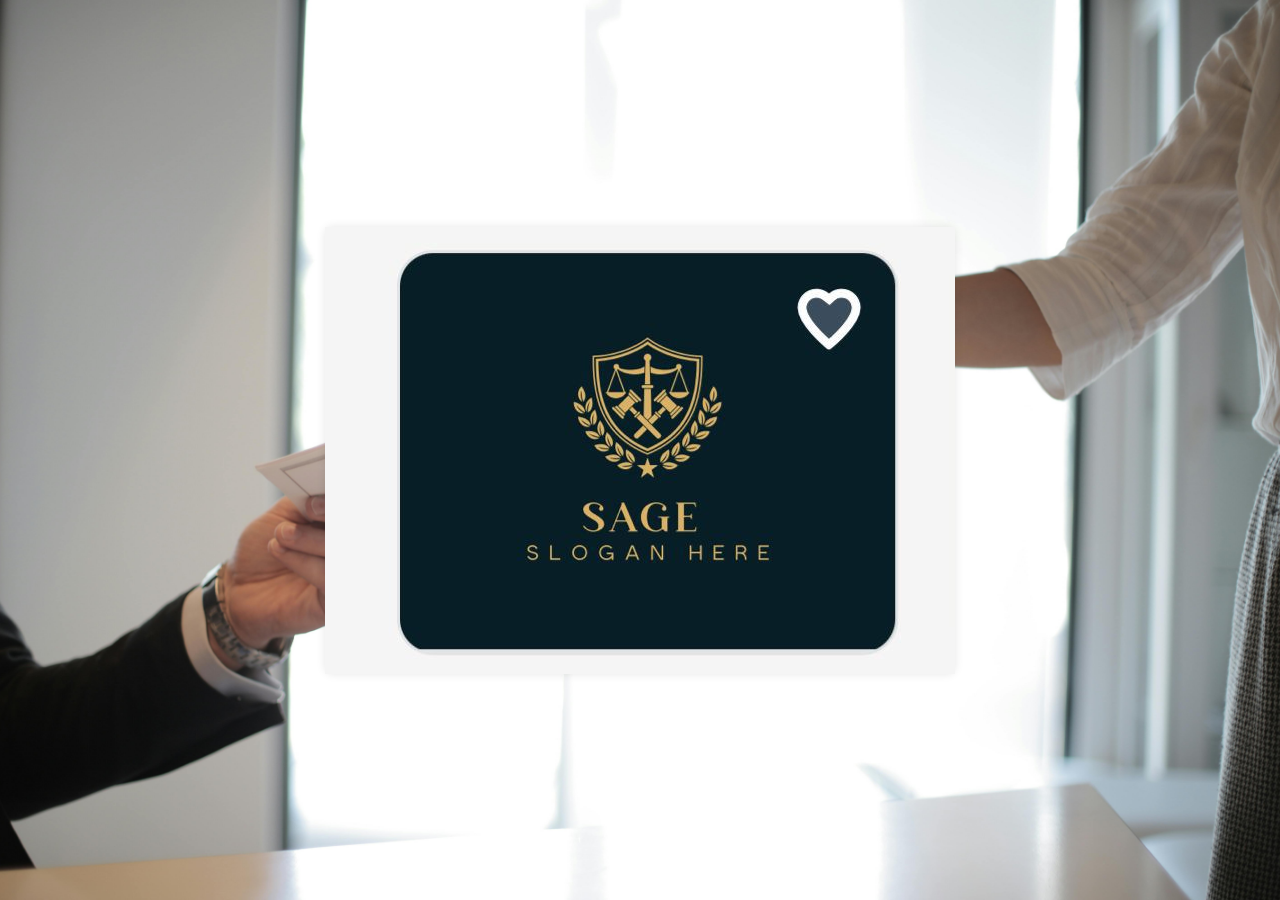
<file: index.html>
<!DOCTYPE html>
<html lang="en">
<head>
  <meta charset="UTF-8" />
  <meta name="viewport" content="width=device-width, initial-scale=1.0"/>
  <title>Sage Migrates</title>
   <style>
    body {
      margin: 0;
      height: 100vh;
      display: flex;
      align-items: center;
      justify-content: center;
      background-color: #f2f2f2;
      font-family: Arial, sans-serif;
          background-image: url('./banner.jpg');
      background-size: cover; /* or use "contain" if you want to fit exactly */
      background-position: center;
      background-repeat: no-repeat;
    }

    .image-container {
      width: 630px;
      height: 447px;
  
      box-shadow: 0 0 10px rgba(0,0,0,0.1);
      border-radius: 8px;
    }
  </style>
</head>
<body>
  <div class="image-container">
    <img src="./sage-logo.jpeg" alt="sage-migrates">
  </div>
</body>
</html>
</file>
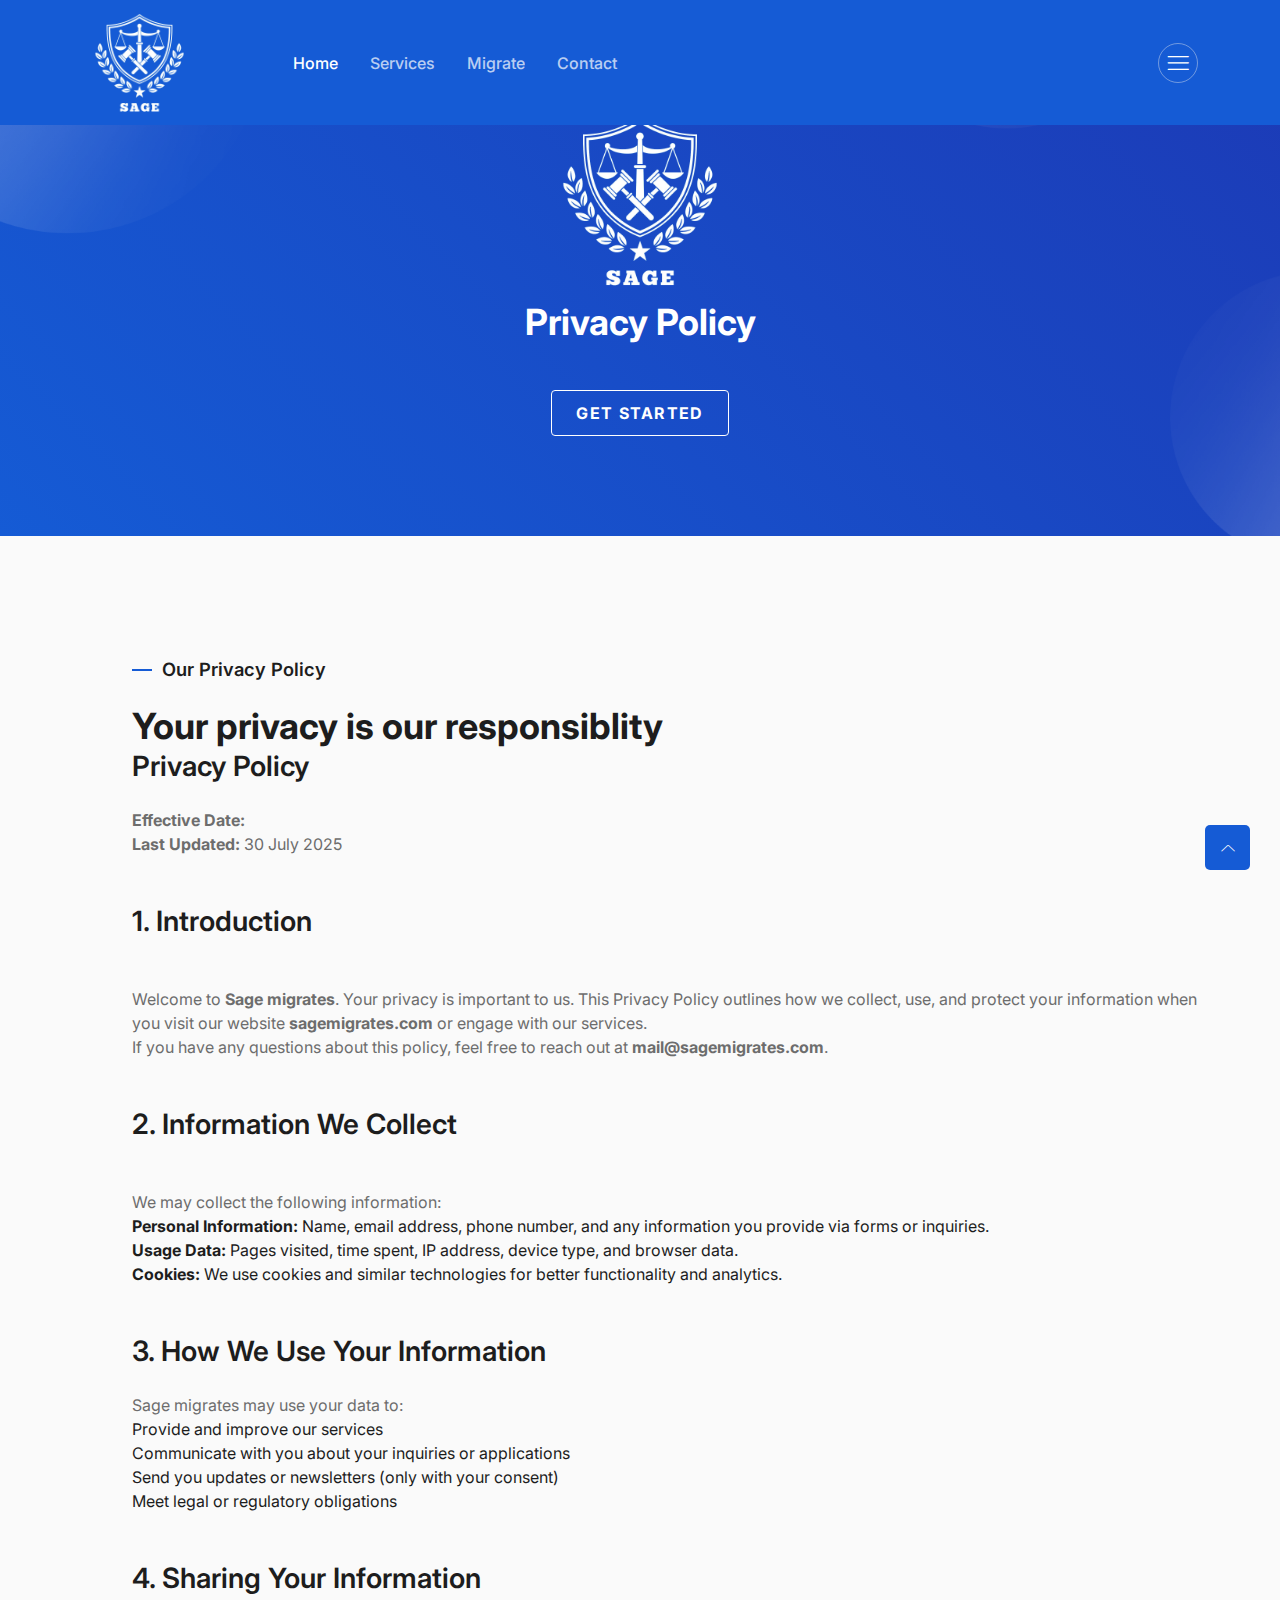
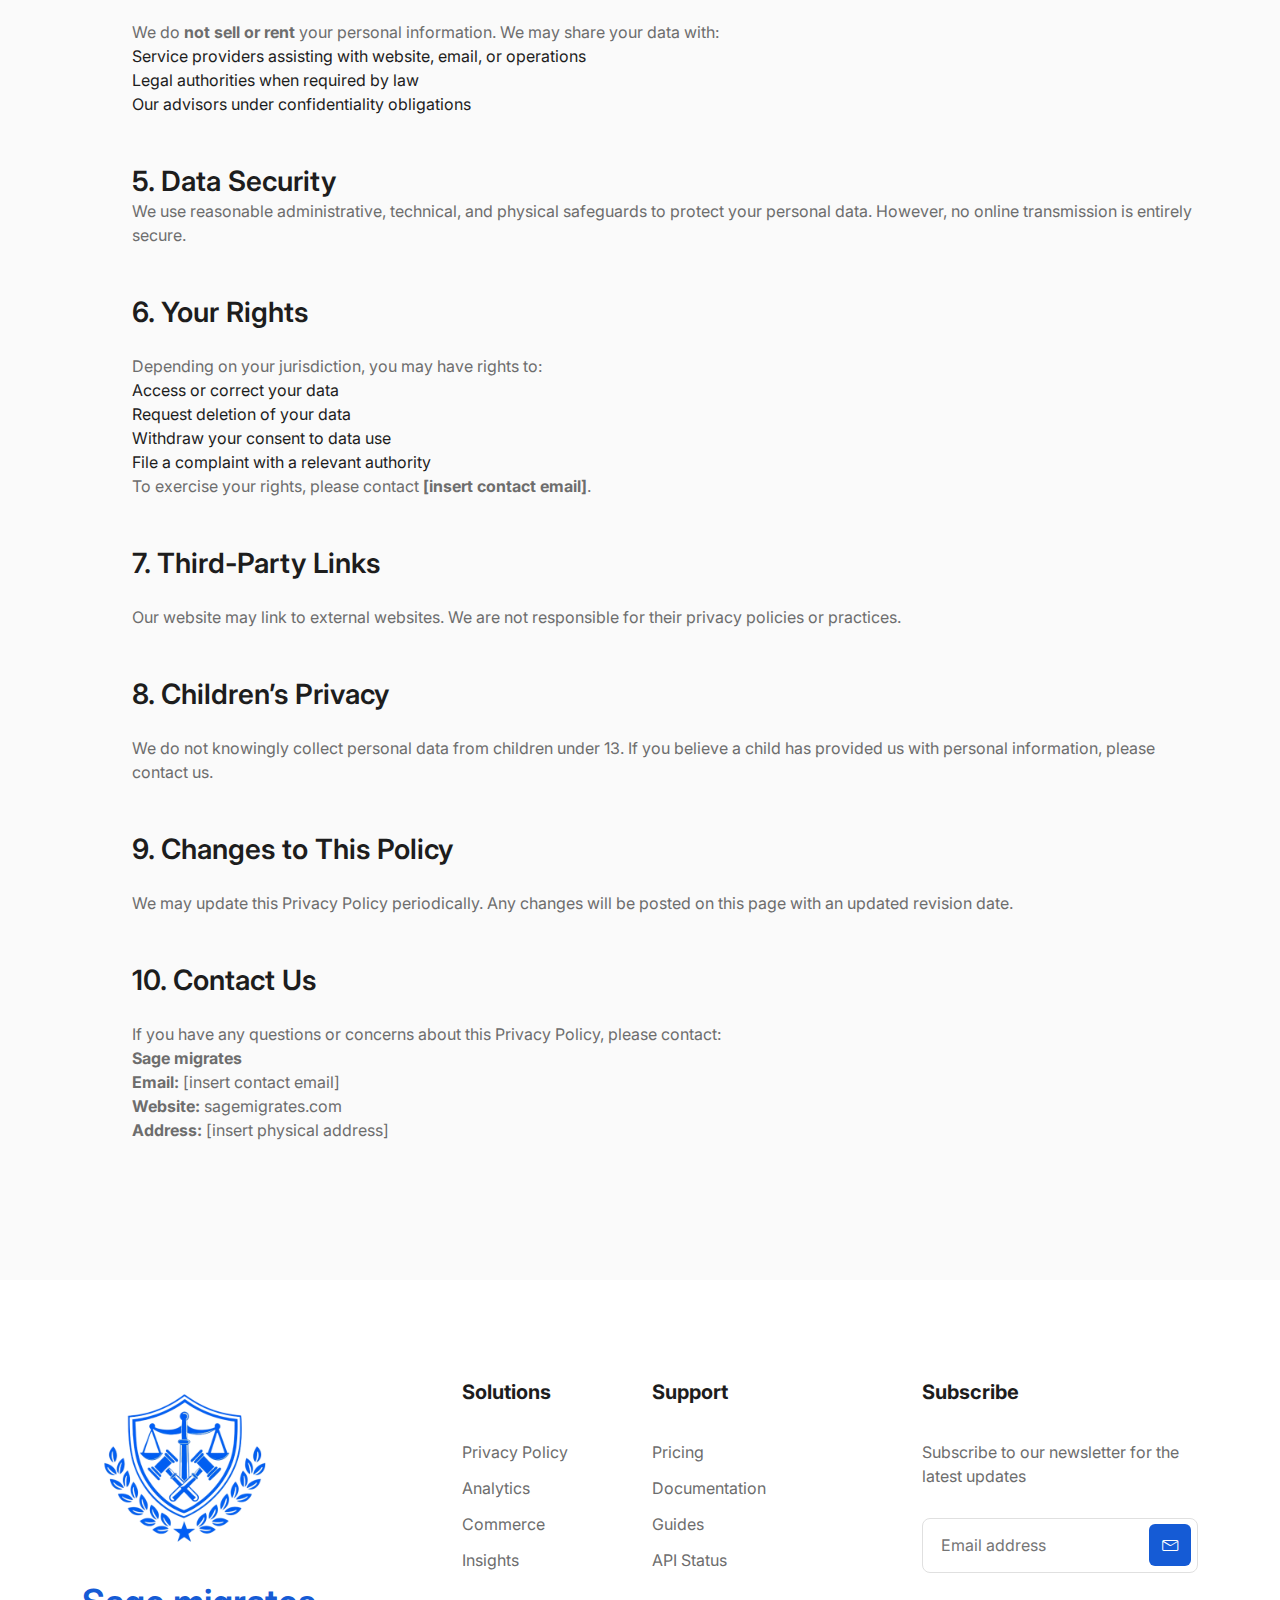
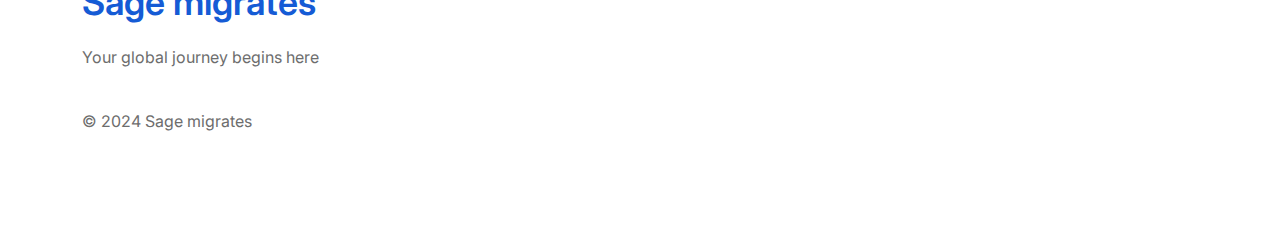
<file: privacy_policy.html>
<!DOCTYPE html>
<html lang="en">

<head>
  <!--====== Required meta tags ======-->
  <meta charset="utf-8" />
  <meta http-equiv="x-ua-compatible" content="ie=edge" />
  <meta name="description" content="" />
  <meta name="viewport" content="width=device-width, initial-scale=1, shrink-to-fit=no" />

  <!--====== Title ======-->
  <title>Sage migrates</title>

  <!--====== Favicon Icon ======-->
  <link rel="shortcut icon" href="../assets/images/favicon.svg" type="image/svg" />

  <!--====== Bootstrap css ======-->
  <link rel="stylesheet" href="assets/css/bootstrap.min.css" />

  <!--====== Line Icons css ======-->
  <link rel="stylesheet" href="assets/css/lineicons.css" />

  <!--====== Tiny Slider css ======-->
  <link rel="stylesheet" href="assets/css/tiny-slider.css" />

  <!--====== gLightBox css ======-->
  <link rel="stylesheet" href="assets/css/glightbox.min.css" />

  <link rel="stylesheet" href="style.css" />
</head>

<body>

  <!--====== NAVBAR NINE PART START ======-->

  <section class="navbar-area navbar-nine">
    <div class="container">
      <div class="row">
        <div class="col-lg-12">
          <nav class="navbar navbar-expand-lg">
            <a class="navbar-brand" href="index.html">
              <img class="logo"src="assets/images/logo.png" alt="Logo" />
            </a>
            <button class="navbar-toggler" type="button" data-bs-toggle="collapse" data-bs-target="#navbarNine"
              aria-controls="navbarNine" aria-expanded="false" aria-label="Toggle navigation">
              <span class="toggler-icon"></span>
              <span class="toggler-icon"></span>
              <span class="toggler-icon"></span>
            </button>

            <div class="collapse navbar-collapse sub-menu-bar" id="navbarNine">
              <ul class="navbar-nav me-auto">
                <li class="nav-item">
                  <a class="page-scroll active" href="#hero-area">Home</a>
                </li>
                <li class="nav-item">
                  <a class="page-scroll" href="#services">Services</a>
                </li>

                <li class="nav-item">
                  <a class="page-scroll" href="#migrate">Migrate</a>
                </li>
                <li class="nav-item">
                  <a class="page-scroll" href="#contact">Contact</a>
                </li>
              </ul>
            </div>

            <div class="navbar-btn d-none d-lg-inline-block">
              <a class="menu-bar" href="#side-menu-left"><i class="lni lni-menu"></i></a>
            </div>
          </nav>
          <!-- navbar -->
        </div>
      </div>
      <!-- row -->
    </div>
    <!-- container -->
  </section>

  <!--====== NAVBAR NINE PART ENDS ======-->

  <!--====== SIDEBAR PART START ======-->

  <div class="sidebar-left">
    <div class="sidebar-close">
      <a class="close" href="#close"><i class="lni lni-close"></i></a>
    </div>
    <div class="sidebar-content">
      <div class="sidebar-logo">
        <a href="index.html"><img src="assets/images/logo-tiny.png" alt="Logo" /></a>
      </div>
      <h4 class="color-blue ">Sage migrates</h4>
      <p class="text">Your global journey begins here</p>
      <!-- logo -->
      <div class="sidebar-menu">
        <h5 class="menu-title">Quick Links</h5>
        <ul>
          <li><a href="javascript:void(0)">About Us</a></li>
          <li><a href="javascript:void(0)">Our Team</a></li>
          <li><a href="javascript:void(0)">Latest News</a></li>
          <li><a href="javascript:void(0)">Contact Us</a></li>
        </ul>
      </div>
      <!-- menu -->
      <div class="sidebar-social align-items-center justify-content-center">
        <h5 class="social-title">Follow Us On</h5>
        <ul>
          <li>
            <a href="javascript:void(0)"><i class="lni lni-facebook-filled"></i></a>
          </li>
          <li>
            <a href="javascript:void(0)"><i class="lni lni-twitter-original"></i></a>
          </li>
          <li>
            <a href="javascript:void(0)"><i class="lni lni-linkedin-original"></i></a>
          </li>
          <li>
            <a href="javascript:void(0)"><i class="lni lni-youtube"></i></a>
          </li>
        </ul>
      </div>
      <!-- sidebar social -->
    </div>
    <!-- content -->
  </div>
  <div class="overlay-left"></div>

  <!--====== SIDEBAR PART ENDS ======-->

  <section id="call-action" class="call-action">
    <div class="container">
      <div class="row justify-content-center">
        <div class="col-xxl-6 col-xl-7 col-lg-8 col-md-9">
          <div class="inner-content">
            <img src="assets/images/logo.png" class="margin-30" width="200">
            <h2>Privacy Policy</h2>
           
              
            <div class="light-rounded-buttons">
              <a href="javascript:void(0)" class="btn primary-btn-outline">Get Started</a>
            </div>
          </div>
        </div>
      </div>
    </div>
  </section>

  <!--====== ABOUT FIVE PART START ======-->

  <section class="about-area about-five">
    <div class="container">
      <div class="row align-items-center">
       
        <div class="col-lg-12 col-12">
          <div class="about-five-content">
            <h6 class="small-title text-lg">Our Privacy Policy</h6>
            <h2 class="main-title fw-bold">Your privacy is our responsiblity</h2>
            <div class="margin-30">
              <h3>Privacy Policy</h3><br>
<p><strong>Effective Date:</strong> <br>
<strong>Last Updated:</strong> 30 July 2025</p>
<br><br>

<h3>1. Introduction</h3><br>
<br>
<p>Welcome to <strong>Sage migrates</strong>. Your privacy is important to us. This Privacy Policy outlines how we collect, use, and protect your information when you visit our website <strong>sagemigrates.com</strong> or engage with our services.</p>
<p>If you have any questions about this policy, feel free to reach out at <strong>mail@sagemigrates.com</strong>.</p>
<br><br>

<h3>2. Information We Collect</h3><br>
<br>
<p>We may collect the following information:</p>
<ul>
  <li><strong>Personal Information:</strong> Name, email address, phone number, and any information you provide via forms or inquiries.</li>
  <li><strong>Usage Data:</strong> Pages visited, time spent, IP address, device type, and browser data.</li>
  <li><strong>Cookies:</strong> We use cookies and similar technologies for better functionality and analytics.</li>
</ul>
<br><br>

<h3>3. How We Use Your Information</h3><br>
<p>Sage migrates may use your data to:</p>
<ul>
  <li>Provide and improve our services</li>
  <li>Communicate with you about your inquiries or applications</li>
  <li>Send you updates or newsletters (only with your consent)</li>
  <li>Meet legal or regulatory obligations</li>
</ul>
<br><br>

<h3>4. Sharing Your Information</h3><br>
<p>We do <strong>not sell or rent</strong> your personal information. We may share your data with:</p>
<ul>
  <li>Service providers assisting with website, email, or operations</li>
  <li>Legal authorities when required by law</li>
  <li>Our advisors under confidentiality obligations</li>
</ul>
<br><br>

<h3>5. Data Security</h3>
<p>We use reasonable administrative, technical, and physical safeguards to protect your personal data. However, no online transmission is entirely secure.</p>
<br><br>

<h3>6. Your Rights</h3><br>
<p>Depending on your jurisdiction, you may have rights to:</p>
<ul>
  <li>Access or correct your data</li>
  <li>Request deletion of your data</li>
  <li>Withdraw your consent to data use</li>
  <li>File a complaint with a relevant authority</li>
</ul>
<p>To exercise your rights, please contact <strong>[insert contact email]</strong>.</p>
<br><br>

<h3>7. Third-Party Links</h3><br>
<p>Our website may link to external websites. We are not responsible for their privacy policies or practices.</p>
<br><br>

<h3>8. Children’s Privacy</h3><br>
<p>We do not knowingly collect personal data from children under 13. If you believe a child has provided us with personal information, please contact us.</p>
<br><br>

<h3>9. Changes to This Policy</h3><br>
<p>We may update this Privacy Policy periodically. Any changes will be posted on this page with an updated revision date.</p>
<br><br>

<h3>10. Contact Us</h3><br>
<p>If you have any questions or concerns about this Privacy Policy, please contact:</p>
<p>
<strong>Sage migrates</strong><br>
<strong>Email:</strong> [insert contact email]<br>
<strong>Website:</strong> sagemigrates.com<br>
<strong>Address:</strong> [insert physical address]
</p>
<br><br>
</div>
          </div>
        </div>
      </div>
    </div>
    <!-- container -->
  </section>








  <!-- Start Latest News Area -->

  <!-- End Latest News Area -->

  <!-- Start Brand Area -->
  
  <!-- End Brand Area -->

  <!-- ========================= contact-section start ========================= -->

  <!-- ========================= contact-section end ========================= -->

  <!-- ========================= map-section end ========================= -->

  <!-- ========================= map-section end ========================= -->

  <!-- Start Footer Area -->
  <footer class="footer-area footer-eleven">
    <!-- Start Footer Top -->
    <div class="footer-top">
      <div class="container">
        <div class="inner-content">
          <div class="row">
            <div class="col-lg-4 col-md-6 col-12">
              <!-- Single Widget -->
              <div class="footer-widget f-about">
                <div class="logo">
                  <a href="index.html">
                    <img src="assets/images/blog/logo-blue-2.png" width="200" alt="#" class="img-fluid" />
                  </a>
                </div>
                <h2 class="color-blue ">Sage migrates</h2>
                <p>
                  Your global journey begins here
                </p>
                <p class="copyright-text">
                  <span>© 2024 Sage migrates</span>

                </p>
              </div>
              <!-- End Single Widget -->
            </div>
            <div class="col-lg-2 col-md-6 col-12">
              <!-- Single Widget -->
              <div class="footer-widget f-link">
                <h5>Solutions</h5>
                <ul>
                  <li><a href="privacy_policy.html">Privacy Policy</a></li>
                  <li><a href="javascript:void(0)">Analytics</a></li>
                  <li><a href="javascript:void(0)">Commerce</a></li>
                  <li><a href="javascript:void(0)">Insights</a></li>
                </ul>
              </div>
              <!-- End Single Widget -->
            </div>
            <div class="col-lg-2 col-md-6 col-12">
              <!-- Single Widget -->
              <div class="footer-widget f-link">
                <h5>Support</h5>
                <ul>
                  <li><a href="javascript:void(0)">Pricing</a></li>
                  <li><a href="javascript:void(0)">Documentation</a></li>
                  <li><a href="javascript:void(0)">Guides</a></li>
                  <li><a href="javascript:void(0)">API Status</a></li>
                </ul>
              </div>
              <!-- End Single Widget -->
            </div>
            <div class="col-lg-4 col-md-6 col-12">
              <!-- Single Widget -->
              <div class="footer-widget newsletter">
                <h5>Subscribe</h5>
                <p>Subscribe to our newsletter for the latest updates</p>
                <form action="#" method="get" target="_blank" class="newsletter-form">
                  <input name="EMAIL" placeholder="Email address" required="required" type="email" />
                  <div class="button">
                    <button class="sub-btn">
                      <i class="lni lni-envelope"></i>
                    </button>
                  </div>
                </form>
              </div>
              <!-- End Single Widget -->
            </div>
          </div>
        </div>
      </div>
    </div>
    <!--/ End Footer Top -->
  </footer>
  <!--/ End Footer Area -->



  <a href="#" class="scroll-top btn-hover">
    <i class="lni lni-chevron-up"></i>
  </a>

  <!--====== js ======-->
  <script src="assets/js/bootstrap.bundle.min.js"></script>
  <script src="assets/js/glightbox.min.js"></script>
  <script src="assets/js/main.js"></script>
  <script src="assets/js/tiny-slider.js"></script>

  <script>

    //===== close navbar-collapse when a  clicked
    let navbarTogglerNine = document.querySelector(
      ".navbar-nine .navbar-toggler"
    );
    navbarTogglerNine.addEventListener("click", function () {
      navbarTogglerNine.classList.toggle("active");
    });

    // ==== left sidebar toggle
    let sidebarLeft = document.querySelector(".sidebar-left");
    let overlayLeft = document.querySelector(".overlay-left");
    let sidebarClose = document.querySelector(".sidebar-close .close");

    overlayLeft.addEventListener("click", function () {
      sidebarLeft.classList.toggle("open");
      overlayLeft.classList.toggle("open");
    });
    sidebarClose.addEventListener("click", function () {
      sidebarLeft.classList.remove("open");
      overlayLeft.classList.remove("open");
    });

    // ===== navbar nine sideMenu
    let sideMenuLeftNine = document.querySelector(".navbar-nine .menu-bar");

    sideMenuLeftNine.addEventListener("click", function () {
      sidebarLeft.classList.add("open");
      overlayLeft.classList.add("open");
    });

    //========= glightbox
    GLightbox({
      'href': 'https://www.youtube.com/watch?v=0xhzwDXfLds',
      'type': 'video',
      'source': 'youtube', //vimeo, youtube or local
      'width': 900,
      'autoplayVideos': true,
    });

  </script>
</body>

</html>
</file>
<file: assets/css/tiny-slider.css>
.tns-outer{padding:0 !important}.tns-outer [hidden]{display:none !important}.tns-outer [aria-controls],.tns-outer [data-action]{cursor:pointer}.tns-slider{-webkit-transition:all 0s;-moz-transition:all 0s;transition:all 0s}.tns-slider>.tns-item{-webkit-box-sizing:border-box;-moz-box-sizing:border-box;box-sizing:border-box}.tns-horizontal.tns-subpixel{white-space:nowrap}.tns-horizontal.tns-subpixel>.tns-item{display:inline-block;vertical-align:top;white-space:normal}.tns-horizontal.tns-no-subpixel:after{content:'';display:table;clear:both}.tns-horizontal.tns-no-subpixel>.tns-item{float:left}.tns-horizontal.tns-carousel.tns-no-subpixel>.tns-item{margin-right:-100%}.tns-no-calc{position:relative;left:0}.tns-gallery{position:relative;left:0;min-height:1px}.tns-gallery>.tns-item{position:absolute;left:-100%;-webkit-transition:transform 0s, opacity 0s;-moz-transition:transform 0s, opacity 0s;transition:transform 0s, opacity 0s}.tns-gallery>.tns-slide-active{position:relative;left:auto !important}.tns-gallery>.tns-moving{-webkit-transition:all 0.25s;-moz-transition:all 0.25s;transition:all 0.25s}.tns-autowidth{display:inline-block}.tns-lazy-img{-webkit-transition:opacity 0.6s;-moz-transition:opacity 0.6s;transition:opacity 0.6s;opacity:0.6}.tns-lazy-img.tns-complete{opacity:1}.tns-ah{-webkit-transition:height 0s;-moz-transition:height 0s;transition:height 0s}.tns-ovh{overflow:hidden}.tns-visually-hidden{position:absolute;left:-10000em}.tns-transparent{opacity:0;visibility:hidden}.tns-fadeIn{opacity:1;filter:alpha(opacity=100);z-index:0}.tns-normal,.tns-fadeOut{opacity:0;filter:alpha(opacity=0);z-index:-1}.tns-vpfix{white-space:nowrap}.tns-vpfix>div,.tns-vpfix>li{display:inline-block}.tns-t-subp2{margin:0 auto;width:310px;position:relative;height:10px;overflow:hidden}.tns-t-ct{width:2333.3333333%;width:-webkit-calc(100% * 70 / 3);width:-moz-calc(100% * 70 / 3);width:calc(100% * 70 / 3);position:absolute;right:0}.tns-t-ct:after{content:'';display:table;clear:both}.tns-t-ct>div{width:1.4285714%;width:-webkit-calc(100% / 70);width:-moz-calc(100% / 70);width:calc(100% / 70);height:10px;float:left}

/*# sourceMappingURL=sourcemaps/tiny-slider.css.map */
</file>
<file: style.css>
@import url("https://fonts.googleapis.com/css2?family=Inter:wght@200;300;400;500;600;700;800;900&display=swap");
/*===========================
  COMMON css 
===========================*/
/* ===== Buttons Css ===== */
/* One Click Scrool Top Button*/
/*===========================
  Section Title Five CSS
===========================*/
/*===========================
  NAVBAR css 
===========================*/
/*===== NAVBAR NINE =====*/
/*===== SIDEBAR ONE =====*/
/* ===== Buttons Css ===== */
/*======================================
    header Area CSS
========================================*/
/*===========================
  about-05 css
===========================*/
/*===========================
  services css 
===========================*/
/*===== VIDEO ONE =====*/
/*===== PRICING THIRTEEN =====*/
/* ===== Buttons Css ===== */
/*===== call action four =====*/
/*===== latest-news-area =====*/
/*======================================
    Brand CSS
========================================*/
/* ===== Buttons Css ===== */
/*======================================
	Contact CSS
========================================*/
/* Footer eleven css */
:root {
  --font-family: "Inter", sans-serif;
  --primary: #155bd5;
  --primary-dark: #1c3ab6;
  --primary-light: #e2f1ff;
  --accent: #00d4d7;
  --accent-dark: #00bac1;
  --accent-light: #dff9f8;
  --success: #13d527;
  --success-dark: #00ae11;
  --success-light: #eafbe7;
  --secondary: #8f15d5;
  --secondary-dark: #6013c7;
  --secondary-light: #f4e5fa;
  --info: #15b2d5;
  --info-dark: #0f8ca8;
  --info-light: #e0f5fa;
  --caution: #dbbb25;
  --caution-dark: #d58f15;
  --caution-light: #fbf9e4;
  --error: #e6185e;
  --error-dark: #bf1257;
  --error-light: #fce4eb;
  --black: #1d1d1d;
  --dark-1: #2d2d2d;
  --dark-2: #4d4d4d;
  --dark-3: #6d6d6d;
  --gray-1: #8d8d8d;
  --gray-2: #adadad;
  --gray-3: #cdcdcd;
  --gray-4: #e0e0e0;
  --light-1: #efefef;
  --light-2: #f5f5f5;
  --light-3: #fafafa;
  --white: #ffffff;
  --gradient-1: linear-gradient(180deg, #155bd5 0%, #1c3ab6 100%);
  --gradient-2: linear-gradient(180deg, #155bd5 13.02%, #00d4d7 85.42%);
  --gradient-3: linear-gradient(180deg, #155bd5 0%, #8f15d5 100%);
  --gradient-4: linear-gradient(180deg, #155bd5 0%, #13d527 100%);
  --gradient-5: linear-gradient(180deg, #155bd5 0%, #15bbd5 100%);
  --gradient-6: linear-gradient(180deg, #155bd5 0%, #dbbb25 100%);
  --gradient-7: linear-gradient(180deg, #155bd5 0%, #e6185e 100%);
  --gradient-8: linear-gradient(180deg, #1c3ab6 0%, #00bac1 100%);
  --gradient-9: linear-gradient(180deg, #00d4d7 13.02%, #155bd5 85.42%);
  --shadow-1: 0px 0px 1px rgba(40, 41, 61, 0.08), 0px 0.5px 2px rgba(96, 97, 112, 0.16);
  --shadow-2: 0px 0px 1px rgba(40, 41, 61, 0.04), 0px 2px 4px rgba(96, 97, 112, 0.16);
  --shadow-3: 0px 0px 2px rgba(40, 41, 61, 0.04), 0px 4px 8px rgba(96, 97, 112, 0.16);
  --shadow-4: 0px 2px 4px rgba(40, 41, 61, 0.04), 0px 8px 16px rgba(96, 97, 112, 0.16);
  --shadow-5: 0px 2px 8px rgba(40, 41, 61, 0.04), 0px 16px 24px rgba(96, 97, 112, 0.16);
  --shadow-6: 0px 2px 8px rgba(40, 41, 61, 0.08), 0px 20px 32px rgba(96, 97, 112, 0.24);
}

body {
  font-family: var(--font-family);
  color: var(--black);
  font-size: 16px;
}

img {
  max-width: 100%;
}

a {
  display: inline-block;
  text-decoration: none;
  outline: none;
}

a:hover {
  text-decoration: none;
  outline: none;
}

a:focus {
  text-decoration: none;
  outline: none;
}

button {
  text-decoration: none;
  outline: none;
}

button:focus {
  text-decoration: none;
  outline: none;
}

input:focus {
  text-decoration: none;
  outline: none;
}

textarea:focus {
  text-decoration: none;
  outline: none;
}

ul {
  margin: 0px;
  padding: 0px;
  list-style-type: none;
}

ol {
  margin: 0px;
  padding: 0px;
  list-style-type: none;
}

h1 {
  font-weight: 600;
  color: var(--black);
  margin: 0px;
  font-size: 2.75em;
  line-height: 1.25;
}

h2 {
  font-weight: 600;
  color: var(--black);
  margin: 0px;
  font-size: 2.25em;
  line-height: 1.25;
}

h3 {
  font-weight: 600;
  color: var(--black);
  margin: 0px;
  font-size: 1.75em;
  line-height: 1.25;
}

h4 {
  font-weight: 600;
  color: var(--black);
  margin: 0px;
  font-size: 1.5em;
  line-height: 1.25;
}

h5 {
  font-weight: 600;
  color: var(--black);
  margin: 0px;
  font-size: 1.25em;
  line-height: 1.25;
}

h6 {
  font-weight: 600;
  color: var(--black);
  margin: 0px;
  font-size: 0.875em;
  line-height: 1.25;
}

.h1 {
  font-size: 2.75em;
  line-height: 1.25;
}

.h2 {
  font-size: 2.25em;
  line-height: 1.25;
}

.h3 {
  font-size: 1.75em;
  line-height: 1.25;
}

.h4 {
  font-size: 1.5em;
  line-height: 1.25;
}

.h5 {
  font-size: 1.25em;
  line-height: 1.25;
}

.h6 {
  font-size: 0.875em;
  line-height: 1.25;
}

.display-1 {
  font-size: 5.5em;
  line-height: 1.25;
}

.display-2 {
  font-size: 4.75em;
  line-height: 1.25;
}

.display-3 {
  font-size: 4em;
  line-height: 1.25;
}

.display-4 {
  font-size: 3.25em;
  line-height: 1.25;
}

p {
  font-size: 1em;
  font-weight: 400;
  line-height: 1.5;
  color: var(--dark-3);
  margin: 0px;
}

.text-small {
  font-size: 0.875em;
  line-height: 1.5;
}

.text-lg {
  font-size: 1.15em;
  line-height: 1.5;
}

.bg_cover {
  background-repeat: no-repeat;
  background-size: cover;
  background-position: center;
}

.btn {
  font-weight: bold;
  font-size: 16px;
  line-height: 20px;
  text-align: center;
  letter-spacing: 0.08em;
  text-transform: uppercase;
  padding: 12px 24px;
  border-radius: 4px;
  border: 1px solid transparent;
}

.btn:hover {
  color: inherit;
}

.btn:focus {
  -webkit-box-shadow: none;
          box-shadow: none;
  outline: none;
}

.btn.btn-lg {
  font-size: 1.15em;
  padding: 16px 24px;
}

.btn.btn-sm {
  padding: 8px 16px;
}

.btn.square {
  border-radius: 0px;
}

.btn.semi-rounded {
  border-radius: 12px;
}

.btn.rounded-full {
  border-radius: 50px;
}

.btn.icon-left span {
  margin-right: 8px;
}

.btn.icon-left i {
  margin-right: 8px;
}

.btn.icon-right span {
  margin-left: 8px;
}

.btn.icon-right i {
  margin-left: 8px;
}

.btn.icon-btn {
  width: 48px;
  height: 48px;
  padding: 0;
  line-height: 48px;
}

.btn.icon-btn.btn-lg {
  width: 56px;
  height: 56px;
  line-height: 56px;
}

.btn.icon-btn.btn-sm {
  width: 40px;
  height: 40px;
  line-height: 40px;
}

.primary-btn {
  background: var(--primary);
  color: var(--white);
  -webkit-box-shadow: var(--shadow-2);
          box-shadow: var(--shadow-2);
}

.primary-btn:hover {
  background: var(--primary-dark);
  color: var(--white);
  -webkit-box-shadow: var(--shadow-4);
          box-shadow: var(--shadow-4);
}

.primary-btn:focus {
  background: var(--primary-dark);
  color: var(--white);
  -webkit-box-shadow: var(--shadow-4);
          box-shadow: var(--shadow-4);
}

.active.primary-btn {
  background: var(--primary-dark);
  color: var(--white);
  -webkit-box-shadow: var(--shadow-4);
          box-shadow: var(--shadow-4);
}

.deactive.primary-btn {
  background: var(--gray-4);
  color: var(--dark-3);
  pointer-events: none;
}

.primary-btn-outline {
  border-color: var(--primary);
  color: var(--primary);
}

.primary-btn-outline:hover {
  background: var(--primary-dark);
  color: var(--white);
}

.primary-btn-outline:focus {
  background: var(--primary-dark);
  color: var(--white);
}

.active.primary-btn-outline {
  background: var(--primary-dark);
  color: var(--white);
}

.deactive.primary-btn-outline {
  color: var(--dark-3);
  border-color: var(--gray-4);
  pointer-events: none;
}

.scroll-top {
  width: 45px;
  height: 45px;
  line-height: 45px;
  background: var(--primary);
  display: -webkit-box;
  display: -ms-flexbox;
  display: flex;
  -webkit-box-pack: center;
  -ms-flex-pack: center;
  justify-content: center;
  -webkit-box-align: center;
  -ms-flex-align: center;
  align-items: center;
  font-size: 14px;
  color: #fff !important;
  border-radius: 0;
  position: fixed;
  bottom: 30px;
  right: 30px;
  z-index: 9;
  cursor: pointer;
  -webkit-transition: all .3s ease-out 0s;
  transition: all .3s ease-out 0s;
  border-radius: 5px;
}

.scroll-top:hover {
  -webkit-box-shadow: 0 1rem 3rem rgba(35, 38, 45, 0.15) !important;
  box-shadow: 0 1rem 3rem rgba(35, 38, 45, 0.15) !important;
  -webkit-transform: translate3d(0, -5px, 0);
  transform: translate3d(0, -5px, 0);
  background-color: var(--dark-1);
}

.section-title-five {
  text-align: center;
  max-width: 550px;
  margin: auto;
  margin-bottom: 50px;
  position: relative;
  z-index: 5;
}

.section-title-five h6 {
  font-weight: 600;
  display: inline-block;
  margin-bottom: 15px;
  color: var(--primary);
  border: 2px solid var(--primary);
  border-radius: 30px;
  padding: 8px 30px;
}

.section-title-five h2 {
  margin-bottom: 15px;
}

.section-title-five p {
  color: var(--dark-3);
}

.navbar-toggler:focus {
  -webkit-box-shadow: none;
          box-shadow: none;
}

video {
  border-radius: 5px;
}

.mb-100 {
  margin-bottom: 100px;
}

.navbar-area.navbar-nine {
  background: var(--primary);
  position: absolute;
  left: 0;
  top: 0;
  width: 100%;
  z-index: 9;
}

.navbar-area.navbar-nine .navbar-brand {
  margin: 0;
}

.navbar-area.navbar-nine .navbar-brand .logo {
  max-width: 115px;
}

.navbar-area.navbar-nine .navbar {
  position: relative;
  padding: 0;
}

.navbar-area.navbar-nine .navbar .navbar-toggler .toggler-icon {
  width: 30px;
  height: 2px;
  background-color: var(--white);
  margin: 5px 0;
  display: block;
  position: relative;
  -webkit-transition: all 0.3s ease-out 0s;
  transition: all 0.3s ease-out 0s;
}

.navbar-area.navbar-nine .navbar .navbar-toggler.active .toggler-icon:nth-of-type(1) {
  -webkit-transform: rotate(45deg);
  transform: rotate(45deg);
  top: 7px;
}

.navbar-area.navbar-nine .navbar .navbar-toggler.active .toggler-icon:nth-of-type(2) {
  opacity: 0;
}

.navbar-area.navbar-nine .navbar .navbar-toggler.active .toggler-icon:nth-of-type(3) {
  -webkit-transform: rotate(135deg);
  transform: rotate(135deg);
  top: -7px;
}

.navbar-area.navbar-nine .navbar .navbar-nav .nav-item {
  position: relative;
}

.navbar-area.navbar-nine .navbar .navbar-nav .nav-item a {
  display: -webkit-box;
  display: -ms-flexbox;
  display: flex;
  -webkit-box-align: center;
      -ms-flex-align: center;
          align-items: center;
  padding: 11px 16px;
  color: var(--white);
  text-transform: capitalize;
  position: relative;
  border-radius: 5px;
  font-weight: 500;
  -webkit-transition: all 0.3s ease-out 0s;
  transition: all 0.3s ease-out 0s;
  margin: 14px 0;
  opacity: 0.7;
}

.navbar-area.navbar-nine .navbar .navbar-nav .nav-item a:hover {
  opacity: 1;
}

.navbar-area.navbar-nine .navbar .navbar-nav .nav-item a i {
  font-size: 12px;
  font-weight: 700;
  padding-left: 7px;
  -webkit-transition: all 0.3s ease-out 0s;
  transition: all 0.3s ease-out 0s;
}

.navbar-area.navbar-nine .navbar .navbar-nav .nav-item a.active {
  opacity: 1;
}

.navbar-area.navbar-nine .navbar .navbar-nav .nav-item .sub-menu {
  position: absolute;
  left: 0;
  top: 130%;
  width: 230px;
  background-color: var(--white);
  border-radius: 5px;
  opacity: 0;
  visibility: hidden;
  -webkit-transition: all 0.3s ease-out 0s;
  transition: all 0.3s ease-out 0s;
  z-index: 99;
  -webkit-box-shadow: 0 2px 6px 0 rgba(0, 0, 0, 0.16);
          box-shadow: 0 2px 6px 0 rgba(0, 0, 0, 0.16);
  padding: 10px;
}

.navbar-area.navbar-nine .navbar .navbar-nav .nav-item .sub-menu li {
  position: relative;
}

.navbar-area.navbar-nine .navbar .navbar-nav .nav-item .sub-menu li .sub-nav-toggler {
  color: var(--black);
  -webkit-transition: all 0.3s ease-out 0s;
  transition: all 0.3s ease-out 0s;
}

.navbar-area.navbar-nine .navbar .navbar-nav .nav-item .sub-menu li a {
  display: -webkit-box;
  display: -ms-flexbox;
  display: flex;
  -webkit-box-align: center;
      -ms-flex-align: center;
          align-items: center;
  -webkit-box-pack: justify;
      -ms-flex-pack: justify;
          justify-content: space-between;
  padding: 8px 16px;
  position: relative;
  color: var(--dark-2);
  -webkit-transition: all 0.3s ease-out 0s;
  transition: all 0.3s ease-out 0s;
  border-radius: 0;
  margin: 0 0;
  z-index: 5;
  opacity: 1;
}

.navbar-area.navbar-nine .navbar .navbar-nav .nav-item .sub-menu li a i {
  font-weight: 700;
  font-size: 12px;
}

.navbar-area.navbar-nine .navbar .navbar-nav .nav-item .sub-menu li a .sub-nav-toggler i {
  display: inline-block;
}

.navbar-area.navbar-nine .navbar .navbar-nav .nav-item .sub-menu li .sub-menu {
  right: auto;
  left: 100%;
  top: 0;
  opacity: 0;
  visibility: hidden;
  -webkit-transition: all 0.3s ease-out 0s;
  transition: all 0.3s ease-out 0s;
}

.navbar-area.navbar-nine .navbar .navbar-nav .nav-item .sub-menu li:hover .sub-menu {
  opacity: 1;
  visibility: visible;
}

.navbar-area.navbar-nine .navbar .navbar-nav .nav-item .sub-menu li:hover .sub-nav-toggler {
  color: var(--white);
}

.navbar-area.navbar-nine .navbar .navbar-nav .nav-item .sub-menu li:hover > a {
  color: var(--primary);
  padding-left: 22px;
}

.navbar-area.navbar-nine .navbar .navbar-nav .nav-item .sub-menu li:hover > a i {
  color: var(--primary);
}

.navbar-area.navbar-nine .navbar .navbar-nav .nav-item .sub-menu li:hover > a::after {
  opacity: 1;
}

.navbar-area.navbar-nine .navbar .navbar-nav .nav-item .sub-menu li:hover > a::before {
  opacity: 1;
}

.navbar-area.navbar-nine .navbar .navbar-nav .nav-item .sub-menu.collapse:not(.show) {
  height: auto;
  display: block;
}

.navbar-area.navbar-nine .navbar .navbar-nav .nav-item:hover .sub-menu {
  opacity: 1;
  visibility: visible;
  top: 115%;
}

.navbar-area.navbar-nine .navbar .navbar-btn {
  margin-top: 6px;
}

.navbar-area.navbar-nine .navbar .navbar-btn .menu-bar {
  font-size: 22px;
  position: relative;
  overflow: hidden;
  color: var(--white);
  height: 40px;
  width: 40px;
  line-height: 40px;
  text-align: center;
  border: 1px solid rgba(238, 238, 238, 0.425);
  border-radius: 50%;
  -webkit-transition: all 0.3s ease-out 0s;
  transition: all 0.3s ease-out 0s;
}

.navbar-area.navbar-nine .navbar .navbar-btn .menu-bar:hover {
  border-color: transparent;
  color: var(--primary);
  background-color: var(--white);
}

.sticky {
  position: fixed !important;
  z-index: 99 !important;
  -webkit-transition: all 0.3s ease-out 0s;
  transition: all 0.3s ease-out 0s;
  top: 0;
  width: 100%;
}

.sidebar-left {
  position: fixed;
  top: 0;
  right: 0;
  background-color: var(--white);
  height: 100%;
  width: 350px;
  padding-top: 80px;
  z-index: 999;
  -webkit-transform: translateX(100%);
  transform: translateX(100%);
  -webkit-transition: all 0.4s ease-in-out;
  transition: all 0.4s ease-in-out;
  text-align: left;
}

.sidebar-left .sidebar-close {
  position: absolute;
  top: 30px;
  right: 30px;
}

.sidebar-left .sidebar-close .close {
  font-size: 18px;
  color: var(--black);
  -webkit-transition: all 0.2s ease-out 0s;
  transition: all 0.2s ease-out 0s;
}

.sidebar-left .sidebar-close .close:hover {
  -webkit-transform: rotate(90deg);
  transform: rotate(90deg);
}

.sidebar-left .sidebar-content {
  padding: 0px 30px;
}

.sidebar-left .sidebar-content .sidebar-menu {
  margin-top: 30px;
}

.sidebar-left .sidebar-content .sidebar-menu .menu-title {
  font-size: 18px;
  font-weight: 600;
}

.sidebar-left .sidebar-content .sidebar-menu ul {
  margin-top: 15px;
}

.sidebar-left .sidebar-content .sidebar-menu ul li a {
  font-size: 16px;
  line-height: 24px;
  font-weight: 500;
  padding: 8px 0;
  color: var(--dark-3);
  text-transform: capitalize;
  position: relative;
  border-radius: 5px;
  -webkit-transition: all 0.3s ease-out 0s;
  transition: all 0.3s ease-out 0s;
  display: block;
}

.sidebar-left .sidebar-content .sidebar-menu ul li a:hover {
  color: var(--primary);
  padding-left: 5px;
}

.sidebar-left .sidebar-content .text {
  margin-top: 20px;
}

.sidebar-left .sidebar-content .sidebar-social {
  margin-top: 30px;
}

.sidebar-left .sidebar-content .sidebar-social .social-title {
  font-size: 18px;
  font-weight: 600;
  margin-bottom: 25px;
}

.sidebar-left .sidebar-content .sidebar-social ul li {
  display: inline-block;
  margin-right: 5px;
}

.sidebar-left .sidebar-content .sidebar-social ul li:last-child {
  margin: 0;
}

.sidebar-left .sidebar-content .sidebar-social ul li a {
  height: 38px;
  width: 38px;
  line-height: 38px;
  text-align: center;
  border: 1px solid #eee;
  border-radius: 50%;
  font-size: 18px;
  color: #666;
  -webkit-transition: all 0.3s ease-out 0s;
  transition: all 0.3s ease-out 0s;
}

.sidebar-left .sidebar-content .sidebar-social ul li a:hover {
  color: var(--white);
  background-color: var(--primary);
  border-color: transparent;
}

.sidebar-left.open {
  -webkit-transform: translateX(0);
  transform: translateX(0);
}

.overlay-left {
  position: fixed;
  background-color: rgba(0, 0, 0, 0.6);
  top: 0;
  left: 0;
  width: 100%;
  height: 100%;
  display: none;
  z-index: 99;
}

.overlay-left.open {
  display: block;
}

.header-eight {
  position: relative;
  padding: 160px 0 100px 0;
  background: var(--primary);
}

.header-eight .primary-btn {
  background: var(--primary);
  color: var(--white);
  -webkit-box-shadow: var(--shadow-2);
          box-shadow: var(--shadow-2);
  margin-right: 12px;
  background-color: var(--white);
  color: var(--primary);
  border: 1px solid transparent;
}

.header-eight .primary-btn:hover {
  background: var(--primary-dark);
  color: var(--white);
  -webkit-box-shadow: var(--shadow-4);
          box-shadow: var(--shadow-4);
  background-color: transparent;
  color: var(--white);
  border-color: var(--white);
}

.header-eight .primary-btn:focus {
  background: var(--primary-dark);
  color: var(--white);
  -webkit-box-shadow: var(--shadow-4);
          box-shadow: var(--shadow-4);
}

.header-eight .active.primary-btn {
  background: var(--primary-dark);
  color: var(--white);
  -webkit-box-shadow: var(--shadow-4);
          box-shadow: var(--shadow-4);
}

.header-eight .deactive.primary-btn {
  background: var(--gray-4);
  color: var(--dark-3);
  pointer-events: none;
}

.header-eight .header-image img {
  width: 100%;
  border-radius: 8px;
}

.header-eight .header-content {
  border-radius: 0;
  position: relative;
  z-index: 9;
  text-align: left;
}

.header-eight .header-content h1 {
  font-weight: 700;
  color: var(--white);
  text-shadow: 0px 3px 8px #00000017;
  text-transform: capitalize;
}

.header-eight .header-content h1 span {
  display: block;
}

.header-eight .header-content p {
  margin-top: 30px;
  color: var(--white);
  opacity: 0.7;
}

.header-eight .button {
  margin-top: 40px;
}

.header-eight .video-button {
  display: -webkit-inline-box;
  display: -ms-inline-flexbox;
  display: inline-flex;
  -webkit-box-align: center;
      -ms-flex-align: center;
          align-items: center;
}

.header-eight .video-button .text {
  display: inline-block;
  margin-left: 15px;
  color: var(--white);
  font-weight: 600;
}

.header-eight .video-button .icon-btn {
  background: var(--white);
  color: var(--primary);
}

.about-five {
  background-color: var(--light-3);
  padding-top: 120px;
  padding-bottom: 90px;
}

.about-five-content {
  padding-left: 50px;
}

.about-five-content .small-title {
  position: relative;
  padding-left: 30px;
}

.about-five-content .small-title::before {
  position: absolute;
  content: "";
  left: 0;
  top: 50%;
  background-color: var(--primary);
  height: 2px;
  width: 20px;
  margin-top: -1px;
}

.about-five-content .main-title {
  margin-top: 20px;
}

.about-five-content .about-five-tab {
  margin-top: 40px;
}

.about-five-content .about-five-tab nav {
  border: none;
  background-color: var(--light-1);
  padding: 15px;
  border-radius: 5px;
}

.about-five-content .about-five-tab nav .nav-tabs {
  border: none;
}

.about-five-content .about-five-tab nav button {
  border: none;
  color: var(--dark-1);
  font-weight: 600;
  padding: 0;
  margin-right: 20px;
  position: relative;
  background-color: var(--white);
  padding: 10px 18px;
  border-radius: 4px;
  text-transform: capitalize;
}

.about-five-content .about-five-tab nav button:hover {
  color: var(--primary);
}

.about-five-content .about-five-tab nav button:last-child {
  margin-right: 0;
}

.about-five-content .about-five-tab nav button.active {
  background-color: var(--primary);
  color: var(--white);
}

.about-five-content .about-five-tab .tab-content {
  border: none;
  padding-top: 30px;
}

.about-five-content .about-five-tab .tab-content p {
  margin-bottom: 20px;
}

.about-five-content .about-five-tab .tab-content p:last-child {
  margin: 0;
}

.about-image-five {
  padding-left: 60px;
  position: relative;
  z-index: 2;
}

.about-image-five .shape {
  position: absolute;
  left: 30px;
  top: -30px;
  z-index: -1;
}

.about-image-five img {
  width: 100%;
  z-index: 2;
}

.services-eight {
  padding: 100px 0;
}

.services-eight .single-services {
  padding: 40px 30px;
  border: 1px solid var(--light-1);
  border-radius: 10px;
  margin-bottom: 30px;
  -webkit-transition: all 0.3s ease-out 0s;
  transition: all 0.3s ease-out 0s;
}

.services-eight .single-services:hover {
  -webkit-box-shadow: var(--shadow-4);
          box-shadow: var(--shadow-4);
}

.services-eight .single-services:hover .service-icon {
  color: var(--white);
  border-color: transparent;
  background: var(--primary);
}

.services-eight .single-services:hover .service-icon::after {
  opacity: 1;
  visibility: visible;
}

.services-eight .single-services .service-icon {
  width: 78px;
  height: 78px;
  border-radius: 50%;
  margin-bottom: 25px;
  background: var(--white);
  border: 2px solid var(--primary);
  display: -webkit-box;
  display: -ms-flexbox;
  display: flex;
  -webkit-box-align: center;
      -ms-flex-align: center;
          align-items: center;
  -webkit-box-pack: center;
      -ms-flex-pack: center;
          justify-content: center;
  color: var(--primary);
  font-size: 40px;
  -webkit-transition: all 0.3s ease-out 0s;
  transition: all 0.3s ease-out 0s;
  position: relative;
}

.services-eight .single-services .service-icon::after {
  content: "";
  width: 100%;
  height: 100%;
  top: 0;
  left: 0;
  position: absolute;
  opacity: 0;
  visibility: hidden;
  background: var(--primary);
  -webkit-transition: all 0.3s ease-out 0s;
  transition: all 0.3s ease-out 0s;
  z-index: -1;
  border-radius: 50%;
  border: 1px solid transparent;
}

.services-eight .single-services .service-content h4 {
  font-size: 20px;
  font-weight: 600;
  margin-bottom: 20px;
}

.services-eight .single-services .service-content p {
  color: var(--dark-3);
}

.video-one {
  background-color: var(--light-3);
  padding: 100px 0;
}

.video-one .video-title h5 {
  font-weight: 600;
  color: var(--primary);
}

.video-one .video-title h2 {
  font-weight: 700;
  color: var(--black);
  margin-top: 10px;
}

.video-one .video-title .text-lg {
  margin-top: 24px;
  color: var(--dark-3);
}

.video-one .video-content {
  position: relative;
  margin-top: 20px;
  border-radius: 8px;
  overflow: hidden;
}

.video-one .video-content img {
  border-radius: 8px;
}

.video-one .video-content a {
  width: 88px;
  height: 88px;
  line-height: 88px;
  text-align: center;
  border-radius: 50%;
  background-color: var(--primary);
  color: var(--white);
  font-size: 30px;
  position: absolute;
  top: 50%;
  left: 50%;
  -webkit-transform: translate(-50%, -50%);
  transform: translate(-50%, -50%);
  -webkit-transition: all 0.3s ease-out 0s;
  transition: all 0.3s ease-out 0s;
  padding-left: 3px;
}

.video-one .video-content a:hover {
  background-color: var(--white);
  color: var(--primary);
}

.pricing-fourteen {
  padding: 100px 0;
  background-color: var(--light-3);
}

.pricing-style-fourteen {
  border: 1px solid var(--light-1);
  border-radius: 10px;
  margin-top: 30px;
  background-color: var(--white);
  -webkit-transition: all 0.4s ease;
  transition: all 0.4s ease;
  padding: 50px 35px;
  text-align: center;
  z-index: 0;
}

.pricing-style-fourteen:hover {
  -webkit-box-shadow: var(--shadow-4);
          box-shadow: var(--shadow-4);
}

.pricing-style-fourteen .title {
  font-weight: 500;
  margin-bottom: 25px;
  color: var(--primary);
  padding: 8px 20px;
  border: 2px solid var(--primary);
  display: inline-block;
  border-radius: 30px;
  font-size: 16px;
}

.pricing-style-fourteen .table-head p {
  color: var(--dark-3);
}

.pricing-style-fourteen .price {
  padding-top: 30px;
}

.pricing-style-fourteen .amount {
  font-weight: 600;
  display: inline-block;
  position: relative;
  padding-left: 15px;
  font-size: 55px;
}

.pricing-style-fourteen .currency {
  font-weight: 400;
  color: var(--dark-3);
  font-size: 20px;
  position: absolute;
  left: 0;
  top: 6px;
}

.pricing-style-fourteen .duration {
  display: inline-block;
  font-size: 18px;
  color: var(--dark-3);
  font-weight: 400;
}

.pricing-style-fourteen .light-rounded-buttons {
  margin: 0;
  margin-top: 30px;
  margin-bottom: 40px;
}

.pricing-style-fourteen .table-list li {
  position: relative;
  margin-bottom: 10px;
  color: var(--dark-3);
  text-align: left;
}

.pricing-style-fourteen .table-list li:last-child {
  margin: 0;
}

.pricing-style-fourteen .table-list li i {
  color: var(--primary);
  font-size: 16px;
  padding-right: 8px;
}

.pricing-style-fourteen .table-list li i.deactive {
  color: var(--dark-3);
}

.pricing-style-fourteen.middle {
  -webkit-box-shadow: var(--shadow-4);
          box-shadow: var(--shadow-4);
}

.pricing-style-fourteen.middle .title {
  border-color: var(--primary);
  background: var(--primary);
  color: var(--white);
}

.call-action {
  z-index: 2;
  padding: 100px 0;
  background: linear-gradient(45deg, var(--primary), var(--primary-dark));
  position: relative;
}

.call-action .inner-content {
  text-align: center;
}

.call-action .inner-content .light-rounded-buttons {
  margin-top: 45px;
  display: block;
}

.call-action .inner-content .light-rounded-buttons .primary-btn-outline {
  border-color: var(--primary);
  color: var(--primary);
  border-color: var(--white);
  color: var(--white);
}

.call-action .inner-content .light-rounded-buttons .primary-btn-outline:hover {
  background: var(--white);
  color: var(--primary);
  border-color: transparent;
}

.call-action .inner-content .light-rounded-buttons .primary-btn-outline:focus {
  background: var(--white);
  color: var(--primary);
  border-color: transparent;
}

.call-action .inner-content .light-rounded-buttons .active.primary-btn-outline {
  background: var(--white);
  color: var(--primary);
  border-color: transparent;
}

.call-action .inner-content .light-rounded-buttons .deactive.primary-btn-outline {
  color: var(--dark-3);
  border-color: var(--gray-4);
  pointer-events: none;
}

.call-action .inner-content h2 {
  font-weight: 700;
  margin-bottom: 30px;
  color: var(--white);
}

.call-action .inner-content p {
  color: var(--white);
}

.call-action:before {
  position: absolute;
  content: "";
  left: 0;
  top: 0;
  height: 100%;
  width: 100%;
  background-image: url("assets/images/call-action/overlay.png");
  background-size: cover;
  background-repeat: no-repeat;
  background-position: top;
  z-index: -1;
}

.latest-news-area {
  background: var(--white);
  padding: 100px 0;
}

.latest-news-area .single-news {
  margin-top: 30px;
}

.latest-news-area .single-news .image {
  position: relative;
  border-radius: 4px;
  overflow: hidden;
}

.latest-news-area .single-news .image img {
  height: 100%;
  width: 100%;
  -webkit-transition: all 0.4s ease;
  transition: all 0.4s ease;
}

.latest-news-area .single-news .image .meta-details {
  display: inline-block;
  padding: 6px 15px 6px 7px;
  border-radius: 30px;
  background-color: var(--primary);
  position: absolute;
  right: 20px;
  bottom: 20px;
}

.latest-news-area .single-news .image .meta-details img {
  height: 28px;
  width: 28px;
  border-radius: 50%;
  display: inline-block;
}

.latest-news-area .single-news .image .meta-details span {
  color: var(--white);
  display: inline-block;
  margin-left: 10px;
  font-size: 10px;
  font-weight: 500;
}

.latest-news-area .single-news .content-body .title {
  margin: 30px 0 20px 0;
}

.latest-news-area .single-news .content-body .title a {
  color: var(--black);
  -webkit-transition: all 0.3s ease-out 0s;
  transition: all 0.3s ease-out 0s;
}

.latest-news-area .single-news .content-body .title a:hover {
  color: var(--primary);
}

.latest-news-area .single-news .content-body p {
  color: var(--dark-3);
}

.latest-news-area .single-news:hover .image .thumb {
  -webkit-transform: scale(1.1) rotate(1deg);
          transform: scale(1.1) rotate(1deg);
}

.brand-area {
  padding: 100px 0;
  background: var(--light-3);
}

.brand-area .clients-logos {
  text-align: center;
  display: inline-block;
  margin-top: 20px;
}

.brand-area .clients-logos .single-image {
  display: inline-block;
  margin: 13px 10px;
  background-color: var(--white);
  line-height: 100px;
  padding: 8px 25px;
  border-radius: 8px;
  -webkit-transition: all 0.4s ease-out 0s;
  transition: all 0.4s ease-out 0s;
  border: 1px solid #eee;
}

.brand-area .clients-logos .single-image:hover {
  -webkit-box-shadow: 0px 10px 30px rgba(0, 0, 0, 0.096);
          box-shadow: 0px 10px 30px rgba(0, 0, 0, 0.096);
  -webkit-transform: translateY(-5px);
  transform: translateY(-5px);
}

.brand-area .clients-logos img {
  max-width: 170px;
  -webkit-transition: all 0.4s ease-in-out;
  transition: all 0.4s ease-in-out;
  cursor: pointer;
}

.contact-form-wrapper {
  padding: 50px 40px;
  background: var(--white);
  border: 1px solid var(--gray-4);
  margin-left: 0px;
  border-radius: 10px;
  -webkit-transition: all 0.3s ease-out 0s;
  transition: all 0.3s ease-out 0s;
}

.contact-form-wrapper .contact-form .primary-btn {
  background: var(--primary);
  color: var(--white);
  -webkit-box-shadow: var(--shadow-2);
          box-shadow: var(--shadow-2);
}

.contact-form-wrapper .contact-form .primary-btn:hover {
  background: var(--primary-dark);
  color: var(--white);
  -webkit-box-shadow: var(--shadow-4);
          box-shadow: var(--shadow-4);
}

.contact-form-wrapper .contact-form .primary-btn:focus {
  background: var(--primary-dark);
  color: var(--white);
  -webkit-box-shadow: var(--shadow-4);
          box-shadow: var(--shadow-4);
}

.contact-form-wrapper .contact-form .active.primary-btn {
  background: var(--primary-dark);
  color: var(--white);
  -webkit-box-shadow: var(--shadow-4);
          box-shadow: var(--shadow-4);
}

.contact-form-wrapper .contact-form .deactive.primary-btn {
  background: var(--gray-4);
  color: var(--dark-3);
  pointer-events: none;
}

.contact-form-wrapper .contact-form input {
  padding: 15px 25px;
  border-radius: 30px;
  border: 1px solid var(--gray-4);
  margin-bottom: 25px;
  width: 100%;
  -webkit-transition: all 0.3s ease-out 0s;
  transition: all 0.3s ease-out 0s;
}

.contact-form-wrapper .contact-form input:focus {
  border-color: var(--primary);
}

.contact-form-wrapper .contact-form textarea {
  padding: 15px 25px;
  border-radius: 30px;
  border: 1px solid var(--gray-4);
  margin-bottom: 25px;
  width: 100%;
  -webkit-transition: all 0.3s ease-out 0s;
  transition: all 0.3s ease-out 0s;
  border-radius: 18px;
}

.contact-form-wrapper .contact-form textarea:focus {
  border-color: var(--primary);
}

.contact-form-wrapper:hover {
  -webkit-box-shadow: var(--shadow-4);
          box-shadow: var(--shadow-4);
}

.contact-form-wrapper .section-title {
  margin-bottom: 30px;
}

.contact-form-wrapper .section-title span {
  font-size: 20px;
  color: var(--primary);
  font-weight: 700;
}

.contact-form-wrapper .section-title h2 {
  margin-bottom: 10px;
}

.contact-form-wrapper .section-title p {
  color: var(--dark-3);
}

.contact-section {
  position: relative;
  z-index: 3;
  padding-top: 100px;
}

.contact-section .contact-item-wrapper .contact-item {
  display: -webkit-box;
  display: -ms-flexbox;
  display: flex;
  border: 1px solid var(--gray-4);
  border-radius: 10px;
  background: var(--white);
  margin-bottom: 30px;
  padding: 20px 30px;
  -webkit-transition: all 0.3s ease-out 0s;
  transition: all 0.3s ease-out 0s;
}

.contact-section .contact-item-wrapper .contact-item:hover {
  -webkit-box-shadow: var(--shadow-4);
          box-shadow: var(--shadow-4);
}

.contact-section .contact-item-wrapper .contact-item .contact-icon {
  display: -webkit-box;
  display: -ms-flexbox;
  display: flex;
  -webkit-box-pack: center;
      -ms-flex-pack: center;
          justify-content: center;
  -webkit-box-align: center;
      -ms-flex-align: center;
          align-items: center;
  font-size: 22px;
  width: 50px;
  height: 50px;
  border-radius: 50%;
  background: var(--primary);
  color: var(--white);
  -webkit-transition: all 0.3s ease-out 0s;
  transition: all 0.3s ease-out 0s;
}

.contact-section .contact-item-wrapper .contact-item .contact-content {
  margin-left: 25px;
}

.contact-section .contact-item-wrapper .contact-item .contact-content h4 {
  font-size: 20px;
  color: var(--primary);
  margin-bottom: 10px;
}

.map-style-9 {
  margin-top: -130px;
}

.footer-eleven {
  padding-top: 100px;
  padding-bottom: 100px;
  background-color: var(--white);
  position: relative;
}

.footer-eleven .footer-widget h5 {
  font-weight: 700;
  margin-bottom: 35px;
  color: var(--black);
}

.footer-eleven .f-about {
  padding-right: 30px;
}

.footer-eleven .f-about p {
  color: var(--dark-3);
  margin-top: 20px;
}

.footer-eleven .f-about .copyright-text {
  color: var(--dark-3);
  margin-top: 40px;
}

.footer-eleven .f-about .copyright-text span {
  display: block;
}

.footer-eleven .f-about .copyright-text a {
  color: var(--primary);
}

.footer-eleven .f-about .copyright-text a:hover {
  color: var(--primary-dark);
}

.footer-eleven .f-link li {
  display: block;
  margin-bottom: 12px;
}

.footer-eleven .f-link li:last-child {
  margin: 0;
}

.footer-eleven .f-link li a {
  color: var(--dark-3);
  -webkit-transition: all 0.4s ease-out 0s;
  transition: all 0.4s ease-out 0s;
}

.footer-eleven .f-link li a:hover {
  color: var(--primary);
}

.footer-eleven .newsletter p {
  color: var(--dark-3);
}

.footer-eleven .newsletter-form {
  margin-top: 30px;
  position: relative;
}

.footer-eleven .newsletter-form input {
  height: 55px;
  width: 100%;
  border-radius: 8px;
  border: 1px solid var(--gray-4);
  -webkit-box-shadow: none;
          box-shadow: none;
  text-shadow: none;
  padding-left: 18px;
  padding-right: 65px;
  -webkit-transition: all 0.4s ease;
  transition: all 0.4s ease;
}

.footer-eleven .newsletter-form input:focus {
  border-color: var(--primary);
}

.footer-eleven .newsletter-form .button {
  position: absolute;
  right: 7px;
  top: 50%;
  -webkit-transform: translateY(-50%);
          transform: translateY(-50%);
}

.footer-eleven .newsletter-form .sub-btn {
  height: 42px;
  width: 42px;
  border-radius: 6px;
  background-color: var(--primary);
  color: var(--white);
  text-align: center;
  line-height: 42px;
  border: none;
  -webkit-box-shadow: none;
          box-shadow: none;
  text-shadow: none;
  font-size: 17px;
  -webkit-transition: all 0.4s ease;
  transition: all 0.4s ease;
}

.footer-eleven .newsletter-form .sub-btn:hover {
  color: var(--white);
  background-color: var(--primary-dark);
}

@media (max-width: 991px) {
  body {
    font-size: 14px;
  }
}

@media (max-width: 767px) {
  .container {
    padding-left: 20px;
    padding-right: 20px;
  }
  .section-title-five {
    margin-bottom: 35px;
  }
  .section-title-five h2 {
    font-size: 1.5rem;
    line-height: 1.9rem;
  }
  .navbar-area.navbar-nine {
    padding: 10px 0;
  }
  .navbar-area.navbar-nine .navbar .navbar-collapse {
    position: absolute;
    top: 116%;
    left: 0;
    width: 100%;
    background-color: var(--primary);
    z-index: 8;
    padding: 10px 16px;
  }
  .navbar-area.navbar-nine .navbar .navbar-nav {
    margin-right: 0;
  }
  .navbar-area.navbar-nine .navbar .navbar-nav .nav-item a {
    padding: 10px 0;
    display: block;
    border: 0;
    margin: 0;
  }
  .navbar-area.navbar-nine .navbar .navbar-nav .nav-item a i {
    position: relative;
    top: -5px;
  }
  .navbar-area.navbar-nine .navbar .navbar-nav .nav-item .sub-menu {
    position: relative !important;
    width: 100% !important;
    left: 0 !important;
    top: auto !important;
    opacity: 1 !important;
    visibility: visible !important;
    right: auto;
    -webkit-transform: translateX(0%);
    transform: translateX(0%);
    -webkit-transition: all none ease-out 0s;
    transition: all none ease-out 0s;
    -webkit-box-shadow: none;
            box-shadow: none;
    text-align: left;
    border-top: 0;
    height: 0;
  }
  .navbar-area.navbar-nine .navbar .navbar-nav .nav-item .sub-menu li a i {
    display: none;
  }
  .navbar-area.navbar-nine .navbar .navbar-nav .nav-item .sub-menu li .sub-menu {
    padding-left: 30px;
  }
  .navbar-area.navbar-nine .navbar .navbar-nav .nav-item .sub-menu li .sub-menu.show {
    visibility: visible;
    height: auto;
    position: relative;
  }
  .navbar-area.navbar-nine .navbar .navbar-nav .nav-item .sub-menu li:hover .sub-nav-toggler {
    color: var(--primary);
  }
  .navbar-area.navbar-nine .navbar .navbar-nav .nav-item .sub-menu li:hover > a {
    color: var(--primary);
  }
  .navbar-area.navbar-nine .navbar .navbar-nav .nav-item .sub-menu.collapse:not(.show) {
    height: 0;
    display: none;
  }
  .navbar-area.navbar-nine .navbar .navbar-nav .nav-item .sub-menu.show {
    height: auto;
  }
  .navbar-area.navbar-nine .navbar .navbar-nav .nav-item .sub-nav-toggler {
    display: inline-block;
    position: absolute;
    top: 0;
    right: 0;
    padding: 10px 14px;
    font-size: 16px;
    background: none;
    border: 0;
    color: var(--white);
  }
  .navbar-area.navbar-nine .navbar .navbar-btn {
    position: absolute;
    right: 60px;
    top: 7px;
  }
  .sidebar-left {
    width: 250px;
  }
  .header-eight {
    padding: 100px 0 60px 0;
  }
  .header-eight .header-image {
    margin-top: 40px;
  }
  .header-eight .header-content h1 {
    font-size: 30px;
    line-height: 42px;
  }
  .header-eight .video-button {
    margin-top: 20px;
  }
  .about-five {
    padding-top: 80px;
    padding-bottom: 60px;
  }
  .about-five-content {
    padding-left: 0;
  }
  .about-five-content .about-five-tab nav button {
    margin: 0;
    margin-bottom: 10px;
    width: 100%;
  }
  .about-five-content .about-five-tab nav button:last-child {
    margin: 0;
  }
  .about-image-five {
    margin-bottom: 60px;
    padding-left: 0;
  }
  .about-image-five::before {
    display: none;
  }
  .services-eight {
    padding: 60px 0 30px 0;
  }
  .video-one {
    padding: 60px 0;
  }
  .video-one .video-content a {
    width: 68px;
    height: 68px;
    line-height: 68px;
    font-size: 20px;
  }
  .pricing-fourteen {
    padding: 60px 0;
  }
  .call-action {
    padding: 60px 0;
  }
  .latest-news-area {
    padding: 60px 0;
  }
  .brand-area {
    padding: 60px 0;
  }
  .contact-section {
    padding-top: 60px;
  }
  .contact-section .contact-item-wrapper .contact-item {
    -webkit-box-orient: vertical;
    -webkit-box-direction: normal;
        -ms-flex-direction: column;
            flex-direction: column;
  }
  .contact-section .contact-item-wrapper .contact-item .contact-content {
    margin-left: 0px;
    margin-top: 20px;
  }
  .contact-form-wrapper .contact-form input {
    padding: 12px 25px;
  }
  .contact-form-wrapper .contact-form textarea {
    padding: 12px 25px;
  }
  .footer-eleven {
    padding-top: 30px;
    padding-bottom: 70px;
  }
  .footer-eleven .footer-widget {
    margin-top: 40px;
    text-align: center;
  }
  .footer-eleven .footer-widget h5 {
    margin-bottom: 25px;
  }
  .footer-eleven .f-about {
    padding: 0;
  }
  .footer-eleven .f-about .copyright-text {
    margin-top: 20px;
  }
}

@media only screen and (min-width: 768px) and (max-width: 991px) {
  .section-title-five {
    margin-bottom: 45px;
  }
  .section-title-five h2 {
    font-size: 2rem;
    line-height: 2.8rem;
  }
  .navbar-area.navbar-nine {
    padding: 10px 0;
  }
  .navbar-area.navbar-nine .navbar .navbar-collapse {
    position: absolute;
    top: 116%;
    left: 0;
    width: 100%;
    background-color: var(--primary);
    z-index: 8;
    padding: 10px 16px;
  }
  .navbar-area.navbar-nine .navbar .navbar-nav {
    margin-right: 0;
  }
  .navbar-area.navbar-nine .navbar .navbar-nav .nav-item a {
    padding: 10px 0;
    display: block;
    border: 0;
    margin: 0;
  }
  .navbar-area.navbar-nine .navbar .navbar-nav .nav-item a i {
    position: relative;
    top: -5px;
  }
  .navbar-area.navbar-nine .navbar .navbar-nav .nav-item .sub-menu {
    position: relative !important;
    width: 100% !important;
    left: 0 !important;
    top: auto !important;
    opacity: 1 !important;
    visibility: visible !important;
    right: auto;
    -webkit-transform: translateX(0%);
    transform: translateX(0%);
    -webkit-transition: all none ease-out 0s;
    transition: all none ease-out 0s;
    -webkit-box-shadow: none;
            box-shadow: none;
    text-align: left;
    border-top: 0;
    height: 0;
  }
  .navbar-area.navbar-nine .navbar .navbar-nav .nav-item .sub-menu li a i {
    display: none;
  }
  .navbar-area.navbar-nine .navbar .navbar-nav .nav-item .sub-menu li .sub-menu {
    padding-left: 30px;
  }
  .navbar-area.navbar-nine .navbar .navbar-nav .nav-item .sub-menu li .sub-menu.show {
    visibility: visible;
    height: auto;
    position: relative;
  }
  .navbar-area.navbar-nine .navbar .navbar-nav .nav-item .sub-menu li:hover .sub-nav-toggler {
    color: var(--primary);
  }
  .navbar-area.navbar-nine .navbar .navbar-nav .nav-item .sub-menu li:hover > a {
    color: var(--primary);
  }
  .navbar-area.navbar-nine .navbar .navbar-nav .nav-item .sub-menu.collapse:not(.show) {
    height: 0;
    display: none;
  }
  .navbar-area.navbar-nine .navbar .navbar-nav .nav-item .sub-menu.show {
    height: auto;
  }
  .navbar-area.navbar-nine .navbar .navbar-nav .nav-item .sub-nav-toggler {
    display: inline-block;
    position: absolute;
    top: 0;
    right: 0;
    padding: 10px 14px;
    font-size: 16px;
    background: none;
    border: 0;
    color: var(--white);
  }
  .navbar-area.navbar-nine .navbar .navbar-btn {
    position: absolute;
    right: 70px;
    top: 7px;
  }
  .header-eight {
    padding: 130px 0 80px 0;
  }
  .header-eight .header-image {
    margin-top: 40px;
  }
  .header-eight .header-content h1 {
    font-size: 35px;
    line-height: 45px;
  }
  .about-five {
    padding-top: 100px;
    padding-bottom: 70px;
  }
  .about-five-content {
    padding-left: 0;
  }
  .about-image-five {
    margin-bottom: 70px;
    padding-left: 30px;
  }
  .about-image-five .shape {
    left: 0;
  }
  .about-image-five::before {
    right: -15px;
    bottom: -15px;
  }
  .services-eight {
    padding: 80px 0 50px 0;
  }
  .video-one {
    padding: 80px;
  }
  .pricing-fourteen {
    padding: 80px;
  }
  .call-action {
    padding: 80px;
  }
  .latest-news-area {
    padding: 80px;
  }
  .brand-area {
    padding: 80px;
  }
  .contact-section {
    padding-top: 80px;
  }
  .contact-section .contact-item-wrapper .contact-item {
    -webkit-box-orient: vertical;
    -webkit-box-direction: normal;
        -ms-flex-direction: column;
            flex-direction: column;
  }
  .contact-section .contact-item-wrapper .contact-item .contact-content {
    margin-left: 0px;
    margin-top: 20px;
  }
  .footer-eleven {
    padding-top: 30px;
    padding-bottom: 70px;
  }
  .footer-eleven .footer-widget {
    margin-top: 40px;
  }
  .footer-eleven .footer-widget h5 {
    margin-bottom: 25px;
  }
}

@media only screen and (min-width: 1200px) and (max-width: 1399px) {
  .navbar-area.navbar-nine .navbar .navbar-nav {
    margin-left: 80px;
  }
  .navbar-area.navbar-nine .navbar .navbar-nav .nav-item .sub-menu li .sub-menu {
    margin-left: 10px;
  }
  .contact-section .contact-item-wrapper .contact-item {
    padding: 20px;
  }
  .contact-section .contact-item-wrapper .contact-item .contact-content {
    margin-left: 20px;
  }
  .contact-form-wrapper {
    margin-left: 30px;
  }
  .footer-eleven .newsletter {
    padding-left: 80px;
  }
}

@media only screen and (min-width: 1400px) {
  .navbar-area.navbar-nine .navbar .navbar-nav {
    margin-left: 80px;
  }
  .navbar-area.navbar-nine .navbar .navbar-nav .nav-item .sub-menu li .sub-menu {
    margin-left: 10px;
  }
  .footer-eleven .newsletter {
    padding-left: 80px;
  }
}

.bg-video {
  top: 0;
  left: 0;
  width: 100%;
  height: 600px;
  -o-object-fit: cover;
     object-fit: cover;
  z-index: 1;
}

.header-content {
  padding-left: 20%;
}

.color-blue {
  color: #155bd5;
}
/*# sourceMappingURL=style.css.map */
</file>
